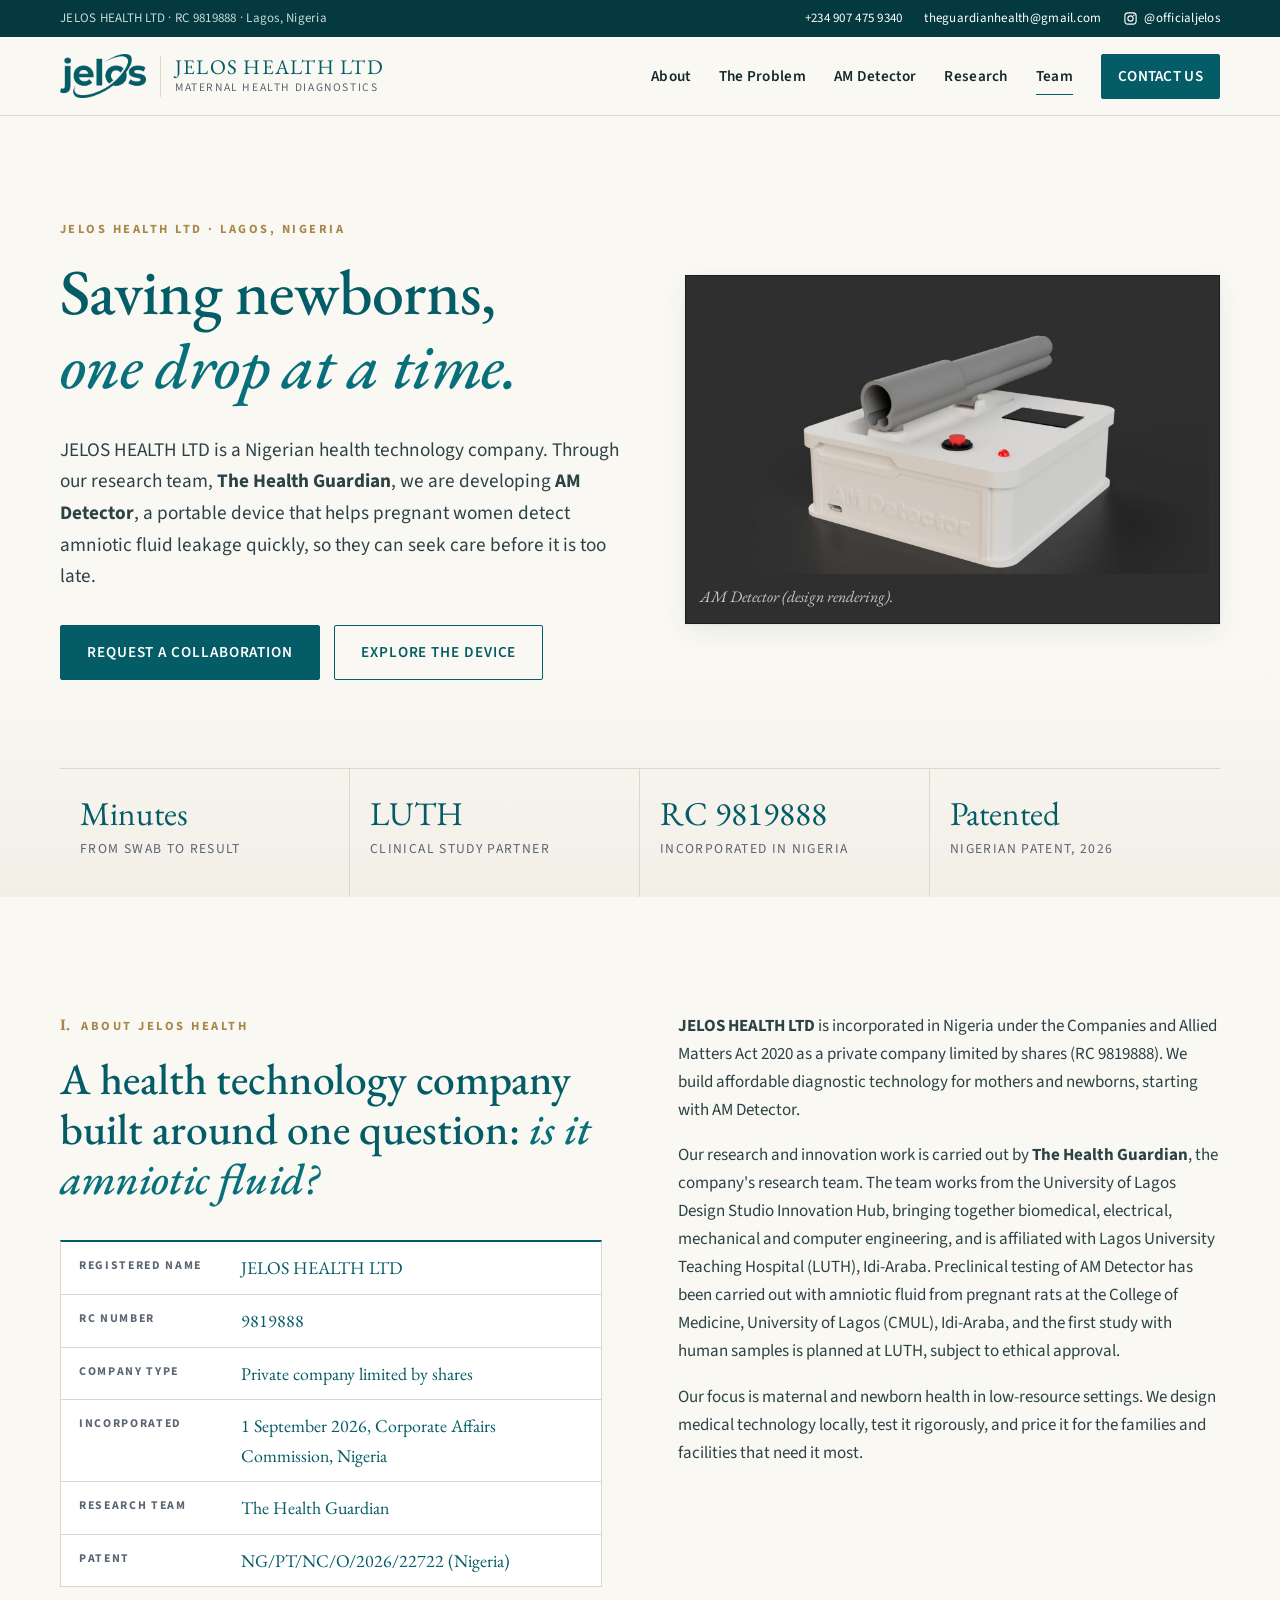
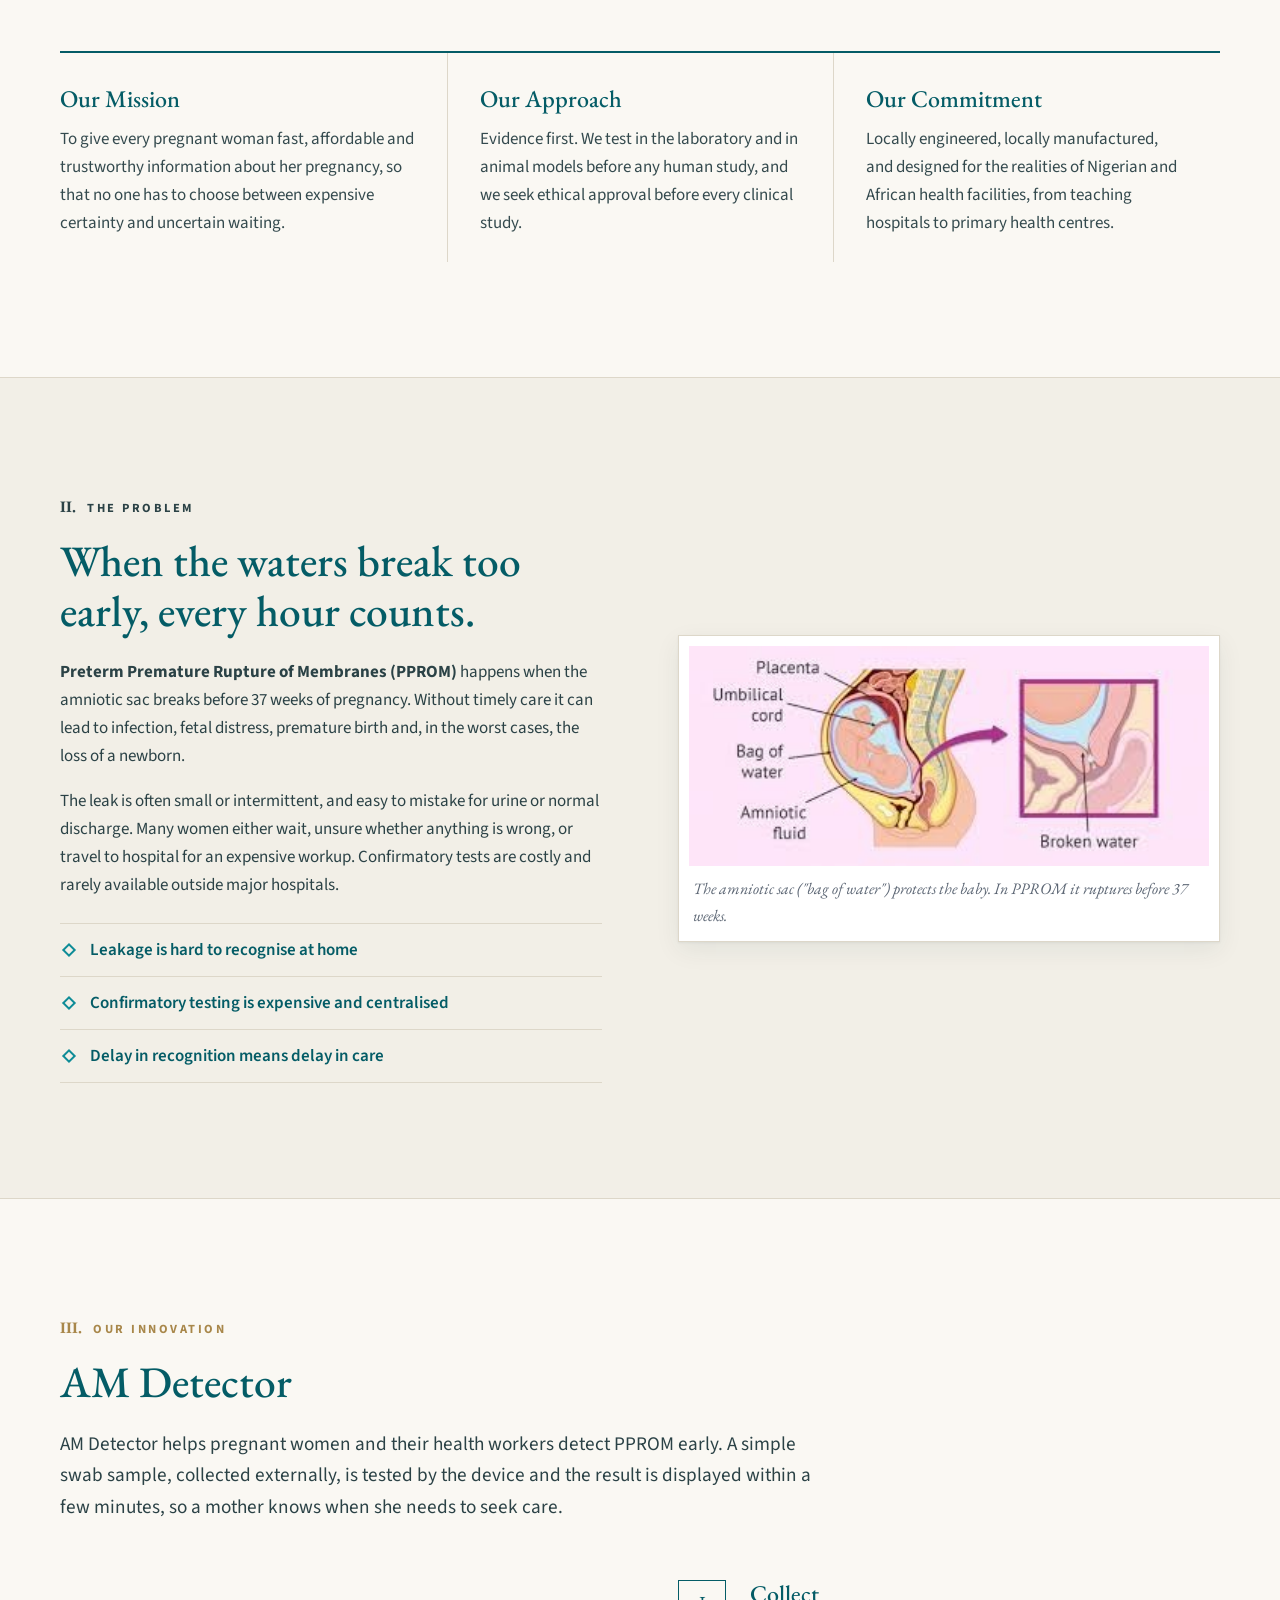
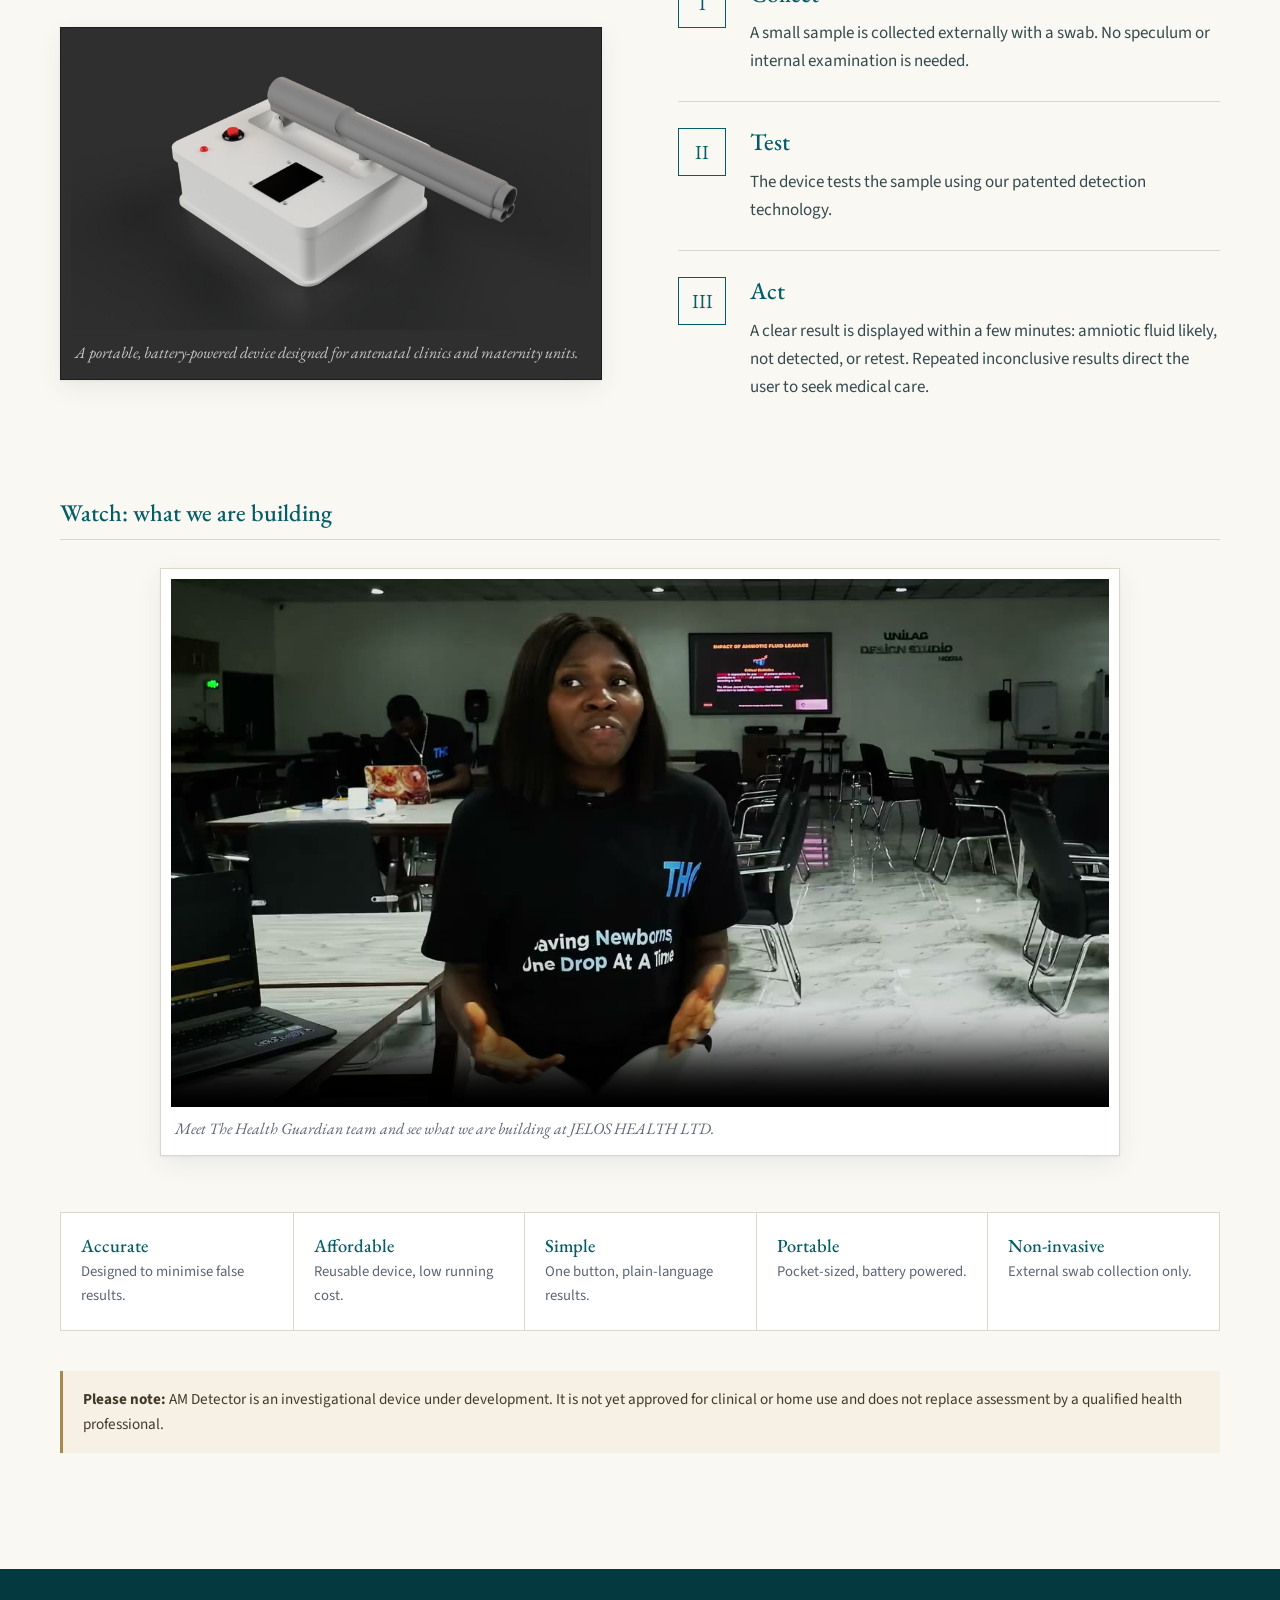
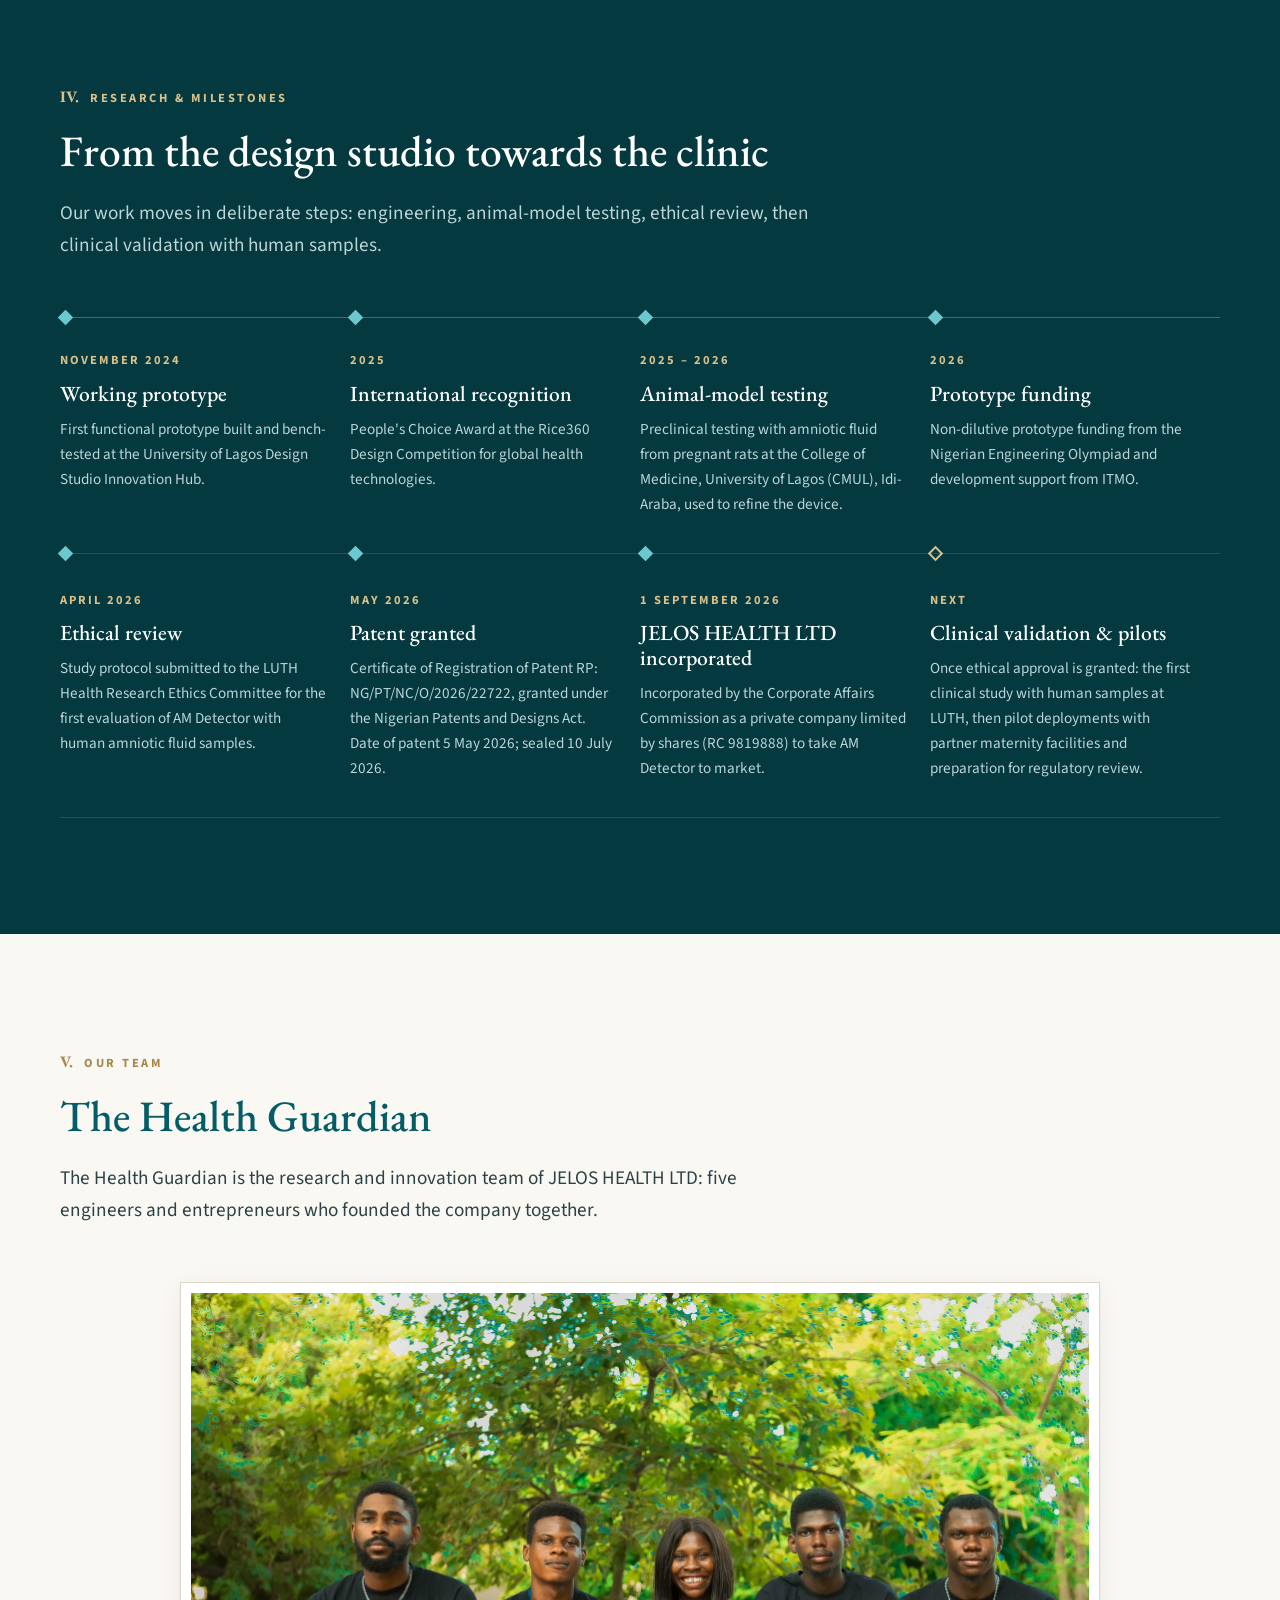
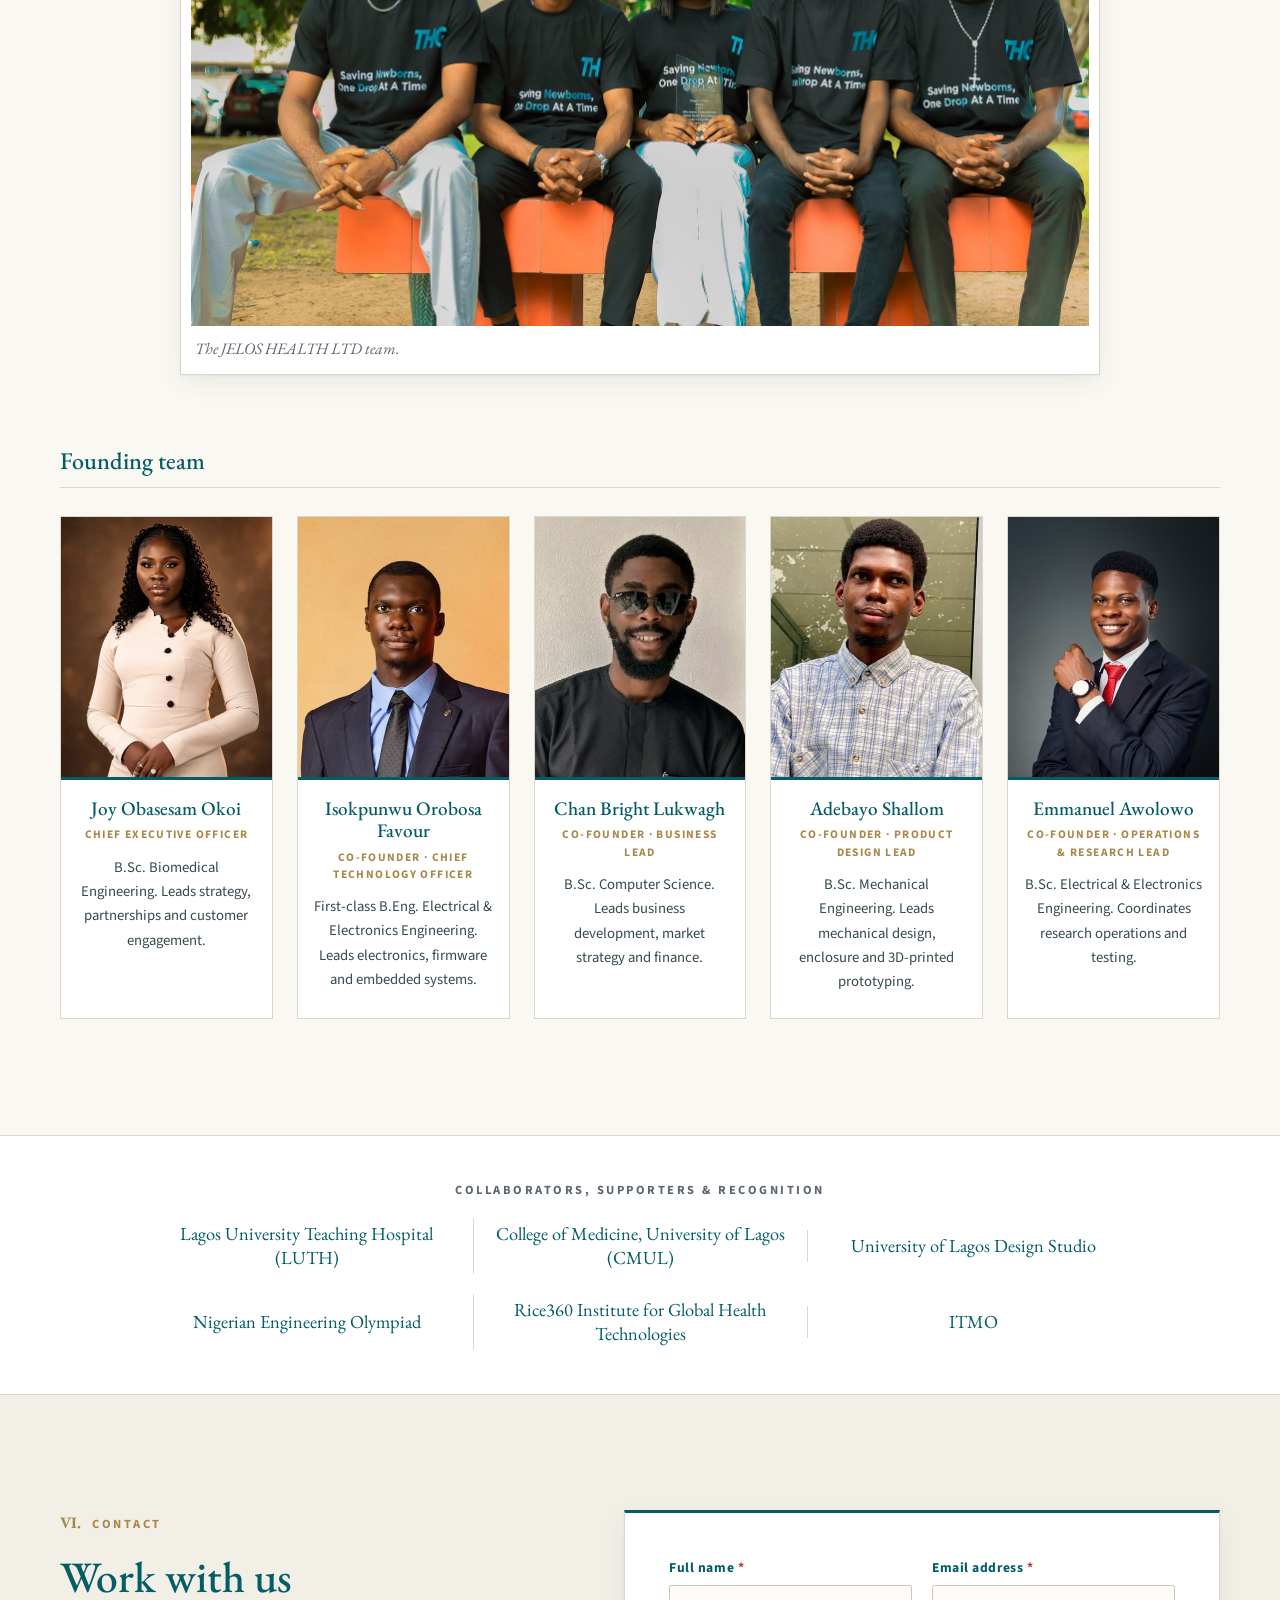
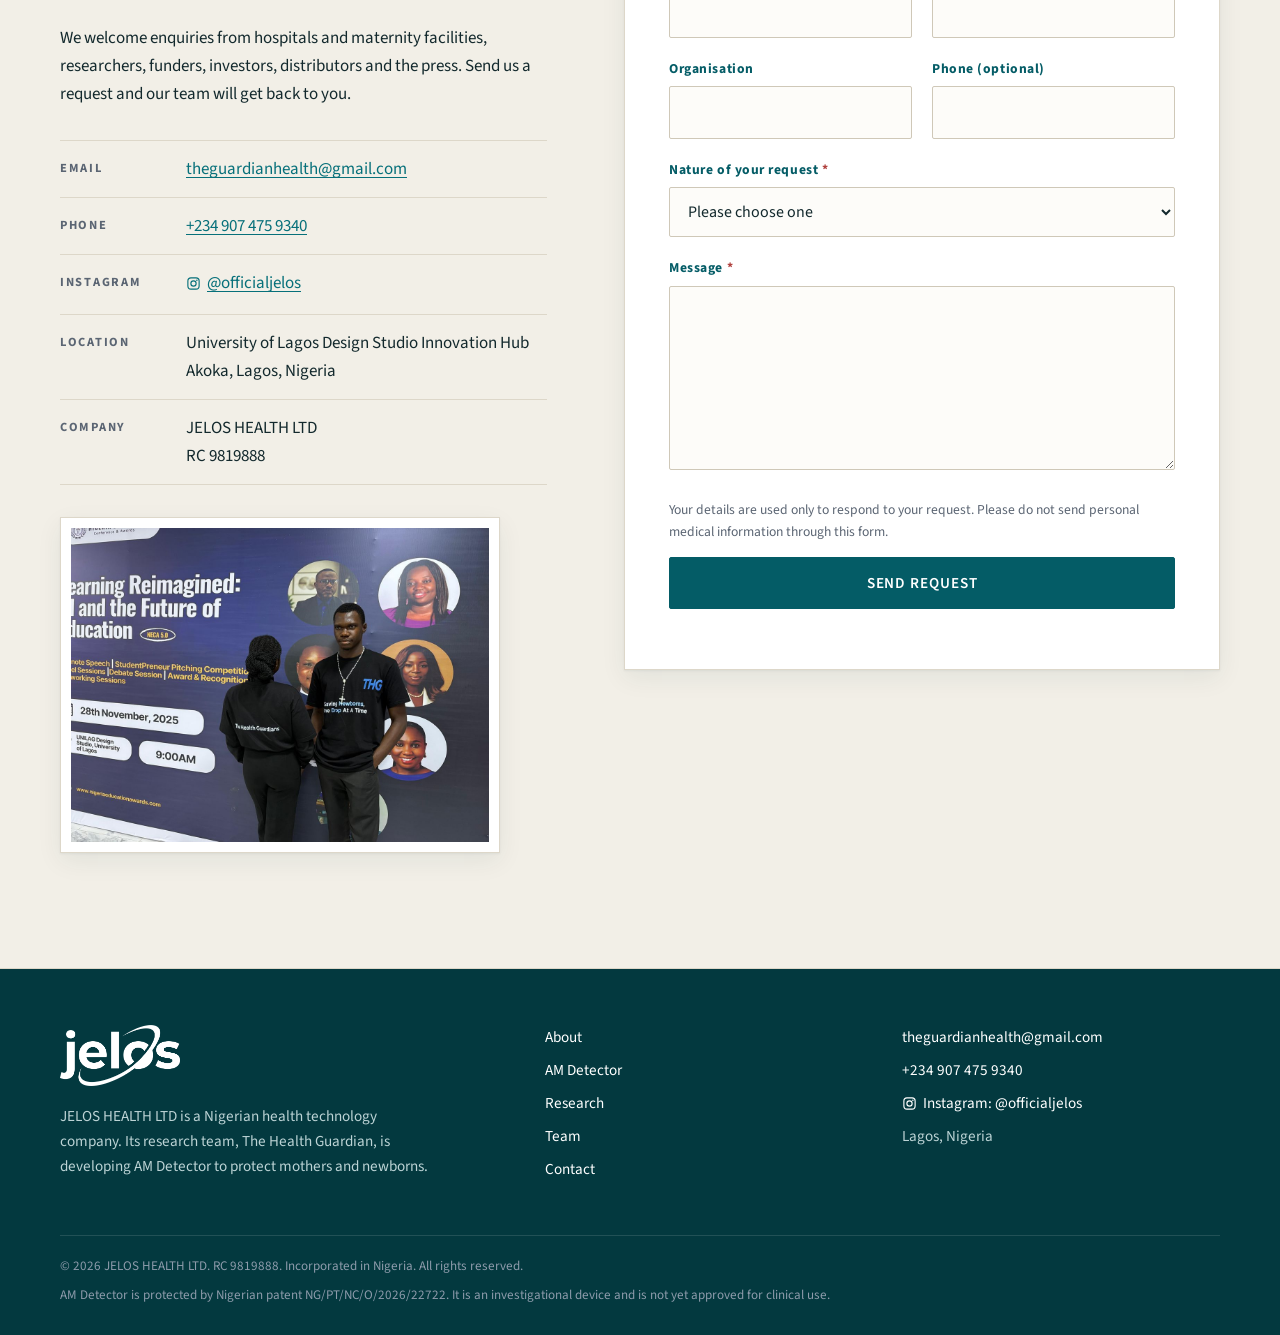
<file: index.html>
<!DOCTYPE html>
<html lang="en">
<head>
  <meta charset="utf-8">
  <meta name="viewport" content="width=device-width, initial-scale=1">
  <title>JELOS HEALTH LTD | AM Detector: Saving newborns, one drop at a time</title>
  <meta name="description" content="JELOS HEALTH LTD (RC 9819888) is a Nigerian health technology company. Its research team, The Health Guardian, is developing AM Detector, a portable device that helps detect PPROM early.">
  <meta name="theme-color" content="#045c66">
  <link rel="icon" type="image/png" href="assets/favicon.png">
  <link rel="apple-touch-icon" href="assets/favicon.png">

  <meta property="og:type" content="website">
  <meta property="og:site_name" content="JELOS HEALTH LTD">
  <meta property="og:title" content="JELOS HEALTH LTD | AM Detector">
  <meta property="og:description" content="A locally engineered, affordable device that helps detect PPROM early. Saving newborns, one drop at a time.">
  <meta property="og:image" content="assets/og-image.jpg">
  <meta name="twitter:card" content="summary_large_image">
  <link rel="me" href="https://www.instagram.com/officialjelos/">

  <link rel="preconnect" href="https://fonts.googleapis.com">
  <link rel="preconnect" href="https://fonts.gstatic.com" crossorigin>
  <link href="https://fonts.googleapis.com/css2?family=EB+Garamond:ital,wght@0,400;0,500;0,600;1,400&family=Source+Sans+3:wght@400;600;700&display=swap" rel="stylesheet">
  <link rel="stylesheet" href="styles.css">
</head>
<body>
  <a class="skip-link" href="#main">Skip to content</a>

  <div class="topbar">
    <div class="container topbar__inner">
      <span>JELOS HEALTH LTD &middot; RC 9819888 &middot; Lagos, Nigeria</span>
      <span class="topbar__links">
        <a href="tel:+2349074759340">+234 907 475 9340</a>
        <a href="mailto:theguardianhealth@gmail.com">theguardianhealth@gmail.com</a>
        <a class="social" href="https://www.instagram.com/officialjelos/" target="_blank" rel="noopener" aria-label="JELOS HEALTH on Instagram"><svg class="icon" viewBox="0 0 24 24" width="15" height="15" aria-hidden="true" focusable="false"><rect x="3" y="3" width="18" height="18" rx="5" fill="none" stroke="currentColor" stroke-width="1.8"/><circle cx="12" cy="12" r="4.2" fill="none" stroke="currentColor" stroke-width="1.8"/><circle cx="17.4" cy="6.6" r="1.2" fill="currentColor"/></svg><span>@officialjelos</span></a>
      </span>
    </div>
  </div>

  <header class="site-header" id="top">
    <div class="container site-header__inner">
      <a class="brand" href="#top" aria-label="JELOS HEALTH LTD, home">
        <img src="assets/logo-jelos.png" alt="" width="86" height="44">
        <span class="brand__text">
          <span class="brand__name">JELOS HEALTH LTD</span>
          <span class="brand__sub">Maternal Health Diagnostics</span>
        </span>
      </a>
      <button class="nav-toggle" aria-expanded="false" aria-controls="site-nav">
        <span class="nav-toggle__bar"></span><span class="nav-toggle__bar"></span><span class="nav-toggle__bar"></span>
        <span class="visually-hidden">Menu</span>
      </button>
      <nav class="site-nav" id="site-nav" aria-label="Main">
        <a href="#about">About</a>
        <a href="#problem">The Problem</a>
        <a href="#am-detector">AM Detector</a>
        <a href="#research">Research</a>
        <a href="#team">Team</a>
        <a class="btn btn--small" href="#contact">Contact Us</a>
      </nav>
    </div>
  </header>

  <main id="main">
    <!-- Hero -->
    <section class="hero">
      <div class="container hero__inner">
        <div class="hero__text">
          <p class="eyebrow">JELOS HEALTH LTD &middot; Lagos, Nigeria</p>
          <h1>Saving newborns, <em>one drop at a time.</em></h1>
          <p class="lead">JELOS HEALTH LTD is a Nigerian health technology company. Through our research team, <strong>The Health Guardian</strong>, we are developing <strong>AM Detector</strong>, a portable device that helps pregnant women detect amniotic fluid leakage quickly, so they can seek care before it is too late.</p>
          <div class="hero__actions">
            <a class="btn" href="#contact">Request a Collaboration</a>
            <a class="btn btn--ghost" href="#am-detector">Explore the Device</a>
          </div>
        </div>
        <figure class="hero__figure plate">
          <img src="assets/device-front.jpg" alt="Design rendering of the AM Detector device" width="1600" height="900">
          <figcaption>AM Detector (design rendering).</figcaption>
        </figure>
      </div>
      <div class="container">
        <dl class="facts">
          <div><dt>Minutes</dt><dd>From swab to result</dd></div>
          <div><dt>LUTH</dt><dd>Clinical study partner</dd></div>
          <div><dt>RC 9819888</dt><dd>Incorporated in Nigeria</dd></div>
          <div><dt>Patented</dt><dd>Nigerian patent, 2026</dd></div>
        </dl>
      </div>
    </section>

    <!-- About -->
    <section class="section" id="about">
      <div class="container two-col">
        <div>
          <p class="eyebrow"><span class="num">I.</span> About JELOS HEALTH</p>
          <h2>A health technology company built around one question: <em>is it amniotic fluid?</em></h2>
          <dl class="registration">
            <div><dt>Registered name</dt><dd>JELOS HEALTH LTD</dd></div>
            <div><dt>RC number</dt><dd>9819888</dd></div>
            <div><dt>Company type</dt><dd>Private company limited by shares</dd></div>
            <div><dt>Incorporated</dt><dd>1 September 2026, Corporate Affairs Commission, Nigeria</dd></div>
            <div><dt>Research team</dt><dd>The Health Guardian</dd></div>
            <div><dt>Patent</dt><dd>NG/PT/NC/O/2026/22722 (Nigeria)</dd></div>
          </dl>
        </div>
        <div class="prose">
          <p><strong>JELOS HEALTH LTD</strong> is incorporated in Nigeria under the Companies and Allied Matters Act 2020 as a private company limited by shares (RC 9819888). We build affordable diagnostic technology for mothers and newborns, starting with AM Detector.</p>
          <p>Our research and innovation work is carried out by <strong>The Health Guardian</strong>, the company's research team. The team works from the University of Lagos Design Studio Innovation Hub, bringing together biomedical, electrical, mechanical and computer engineering, and is affiliated with Lagos University Teaching Hospital (LUTH), Idi-Araba. Preclinical testing of AM Detector has been carried out with amniotic fluid from pregnant rats at the College of Medicine, University of Lagos (CMUL), Idi-Araba, and the first study with human samples is planned at LUTH, subject to ethical approval.</p>
          <p>Our focus is maternal and newborn health in low-resource settings. We design medical technology locally, test it rigorously, and price it for the families and facilities that need it most.</p>
        </div>
      </div>
      <div class="container">
        <div class="pillars">
          <article>
            <h3>Our Mission</h3>
            <p>To give every pregnant woman fast, affordable and trustworthy information about her pregnancy, so that no one has to choose between expensive certainty and uncertain waiting.</p>
          </article>
          <article>
            <h3>Our Approach</h3>
            <p>Evidence first. We test in the laboratory and in animal models before any human study, and we seek ethical approval before every clinical study.</p>
          </article>
          <article>
            <h3>Our Commitment</h3>
            <p>Locally engineered, locally manufactured, and designed for the realities of Nigerian and African health facilities, from teaching hospitals to primary health centres.</p>
          </article>
        </div>
      </div>
    </section>

    <!-- Problem -->
    <section class="section section--tinted" id="problem">
      <div class="container two-col two-col--center">
        <div class="prose">
          <p class="eyebrow"><span class="num">II.</span> The Problem</p>
          <h2>When the waters break too early, every hour counts.</h2>
          <p><strong>Preterm Premature Rupture of Membranes (PPROM)</strong> happens when the amniotic sac breaks before 37 weeks of pregnancy. Without timely care it can lead to infection, fetal distress, premature birth and, in the worst cases, the loss of a newborn.</p>
          <p>The leak is often small or intermittent, and easy to mistake for urine or normal discharge. Many women either wait, unsure whether anything is wrong, or travel to hospital for an expensive workup. Confirmatory tests are costly and rarely available outside major hospitals.</p>
          <ul class="checklist">
            <li>Leakage is hard to recognise at home</li>
            <li>Confirmatory testing is expensive and centralised</li>
            <li>Delay in recognition means delay in care</li>
          </ul>
        </div>
        <figure class="diagram plate plate--light">
          <img src="assets/pprom-diagram.jpg" alt="Diagram of a pregnancy showing the placenta, umbilical cord, bag of water and amniotic fluid, and a close-up of a broken bag of water" width="344" height="146">
          <figcaption>The amniotic sac ("bag of water") protects the baby. In PPROM it ruptures before 37 weeks.</figcaption>
        </figure>
      </div>
    </section>

    <!-- Solution -->
    <section class="section" id="am-detector">
      <div class="container">
        <div class="section-head">
          <p class="eyebrow"><span class="num">III.</span> Our Innovation</p>
          <h2>AM Detector</h2>
          <p class="lead">AM Detector helps pregnant women and their health workers detect PPROM early. A simple swab sample, collected externally, is tested by the device and the result is displayed within a few minutes, so a mother knows when she needs to seek care.</p>
        </div>

        <div class="two-col two-col--center">
          <figure class="plate">
            <img src="assets/device-angle.jpg" alt="AM Detector device shown from the side" width="1600" height="900" loading="lazy">
            <figcaption>A portable, battery-powered device designed for antenatal clinics and maternity units.</figcaption>
          </figure>
          <ol class="steps">
            <li>
              <h3>Collect</h3>
              <p>A small sample is collected externally with a swab. No speculum or internal examination is needed.</p>
            </li>
            <li>
              <h3>Test</h3>
              <p>The device tests the sample using our patented detection technology.</p>
            </li>
            <li>
              <h3>Act</h3>
              <p>A clear result is displayed within a few minutes: amniotic fluid likely, not detected, or retest. Repeated inconclusive results direct the user to seek medical care.</p>
            </li>
          </ol>
        </div>

        <h3 class="subhead">Watch: what we are building</h3>
        <figure class="video plate plate--light">
          <div class="video__frame">
            <video controls preload="none" playsinline poster="assets/video/am-detector-poster.jpg">
              <source src="assets/video/am-detector.mp4" type="video/mp4">
              Your browser cannot play this video. <a href="assets/video/am-detector.mp4">Download the video</a>.
            </video>
          </div>
          <figcaption>Meet The Health Guardian team and see what we are building at JELOS HEALTH LTD.</figcaption>
        </figure>

        <div class="principles">
          <div><h4>Accurate</h4><p>Designed to minimise false results.</p></div>
          <div><h4>Affordable</h4><p>Reusable device, low running cost.</p></div>
          <div><h4>Simple</h4><p>One button, plain-language results.</p></div>
          <div><h4>Portable</h4><p>Pocket-sized, battery powered.</p></div>
          <div><h4>Non-invasive</h4><p>External swab collection only.</p></div>
        </div>

        <p class="notice"><strong>Please note:</strong> AM Detector is an investigational device under development. It is not yet approved for clinical or home use and does not replace assessment by a qualified health professional.</p>
      </div>
    </section>

    <!-- Research -->
    <section class="section section--brand" id="research">
      <div class="container">
        <div class="section-head section-head--light">
          <p class="eyebrow"><span class="num">IV.</span> Research &amp; Milestones</p>
          <h2>From the design studio towards the clinic</h2>
          <p class="lead">Our work moves in deliberate steps: engineering, animal-model testing, ethical review, then clinical validation with human samples.</p>
        </div>
        <ol class="timeline">
          <li>
            <span class="timeline__date">November 2024</span>
            <h3>Working prototype</h3>
            <p>First functional prototype built and bench-tested at the University of Lagos Design Studio Innovation Hub.</p>
          </li>
          <li>
            <span class="timeline__date">2025</span>
            <h3>International recognition</h3>
            <p>People's Choice Award at the Rice360 Design Competition for global health technologies.</p>
          </li>
          <li>
            <span class="timeline__date">2025 &ndash; 2026</span>
            <h3>Animal-model testing</h3>
            <p>Preclinical testing with amniotic fluid from pregnant rats at the College of Medicine, University of Lagos (CMUL), Idi-Araba, used to refine the device.</p>
          </li>
          <li>
            <span class="timeline__date">2026</span>
            <h3>Prototype funding</h3>
            <p>Non-dilutive prototype funding from the Nigerian Engineering Olympiad and development support from ITMO.</p>
          </li>
          <li>
            <span class="timeline__date">April 2026</span>
            <h3>Ethical review</h3>
            <p>Study protocol submitted to the LUTH Health Research Ethics Committee for the first evaluation of AM Detector with human amniotic fluid samples.</p>
          </li>
          <li>
            <span class="timeline__date">May 2026</span>
            <h3>Patent granted</h3>
            <p>Certificate of Registration of Patent RP: NG/PT/NC/O/2026/22722, granted under the Nigerian Patents and Designs Act. Date of patent 5 May 2026; sealed 10 July 2026.</p>
          </li>
          <li>
            <span class="timeline__date">1 September 2026</span>
            <h3>JELOS HEALTH LTD incorporated</h3>
            <p>Incorporated by the Corporate Affairs Commission as a private company limited by shares (RC 9819888) to take AM Detector to market.</p>
          </li>
          <li class="timeline__next">
            <span class="timeline__date">Next</span>
            <h3>Clinical validation &amp; pilots</h3>
            <p>Once ethical approval is granted: the first clinical study with human samples at LUTH, then pilot deployments with partner maternity facilities and preparation for regulatory review.</p>
          </li>
        </ol>
      </div>
    </section>

    <!-- Team -->
    <section class="section" id="team">
      <div class="container">
        <div class="section-head">
          <p class="eyebrow"><span class="num">V.</span> Our Team</p>
          <h2>The Health Guardian</h2>
          <p class="lead">The Health Guardian is the research and innovation team of JELOS HEALTH LTD: five engineers and entrepreneurs who founded the company together.</p>
        </div>

        <figure class="team-photo plate plate--light">
          <img src="assets/team.jpg" alt="The five members of the JELOS HEALTH LTD team seated together outdoors in matching team shirts" width="1800" height="1268" loading="lazy">
          <figcaption>The JELOS HEALTH LTD team.</figcaption>
        </figure>

        <h3 class="subhead">Founding team</h3>
        <div class="people">
          <article class="person">
            <img class="person__photo" src="assets/team/joy-okoi.jpg" alt="Portrait of Joy Obasesam Okoi" width="400" height="500" loading="lazy">
            <h4>Joy Obasesam Okoi</h4>
            <p class="person__role">Chief Executive Officer</p>
            <p>B.Sc. Biomedical Engineering. Leads strategy, partnerships and customer engagement.</p>
          </article>
          <article class="person">
            <img class="person__photo" src="assets/team/orobosa-isokpunwu.jpg" alt="Portrait of Isokpunwu Orobosa Favour" width="400" height="500" loading="lazy">
            <h4>Isokpunwu Orobosa Favour</h4>
            <p class="person__role">Co-founder &middot; Chief Technology Officer</p>
            <p>First-class B.Eng. Electrical &amp; Electronics Engineering. Leads electronics, firmware and embedded systems.</p>
          </article>
          <article class="person">
            <img class="person__photo" src="assets/team/chan-lukwagh.jpg" alt="Portrait of Chan Bright Lukwagh" width="400" height="500" loading="lazy">
            <h4>Chan Bright Lukwagh</h4>
            <p class="person__role">Co-founder &middot; Business Lead</p>
            <p>B.Sc. Computer Science. Leads business development, market strategy and finance.</p>
          </article>
          <article class="person">
            <img class="person__photo" src="assets/team/adebayo-shallom.jpg" alt="Portrait of Adebayo Shallom" width="400" height="500" loading="lazy">
            <h4>Adebayo Shallom</h4>
            <p class="person__role">Co-founder &middot; Product Design Lead</p>
            <p>B.Sc. Mechanical Engineering. Leads mechanical design, enclosure and 3D-printed prototyping.</p>
          </article>
          <article class="person">
            <img class="person__photo" src="assets/team/emmanuel-awolowo.jpg" alt="Portrait of Emmanuel Awolowo" width="400" height="500" loading="lazy">
            <h4>Emmanuel Awolowo</h4>
            <p class="person__role">Co-founder &middot; Operations &amp; Research Lead</p>
            <p>B.Sc. Electrical &amp; Electronics Engineering. Coordinates research operations and testing.</p>
          </article>
        </div>
      </div>
    </section>

    <!-- Support -->
    <section class="support" aria-label="Collaborators, supporters and recognition">
      <div class="container">
        <p class="support__label">Collaborators, supporters &amp; recognition</p>
        <ul class="support__list">
          <li>Lagos University Teaching Hospital (LUTH)</li>
          <li>College of Medicine, University of Lagos (CMUL)</li>
          <li>University of Lagos Design Studio</li>
          <li>Nigerian Engineering Olympiad</li>
          <li>Rice360 Institute for Global Health Technologies</li>
          <li>ITMO</li>
        </ul>
      </div>
    </section>

    <!-- Contact -->
    <section class="section section--tinted" id="contact">
      <div class="container contact">
        <div class="contact__intro">
          <p class="eyebrow"><span class="num">VI.</span> Contact</p>
          <h2>Work with us</h2>
          <p>We welcome enquiries from hospitals and maternity facilities, researchers, funders, investors, distributors and the press. Send us a request and our team will get back to you.</p>
          <dl class="contact__details">
            <div>
              <dt>Email</dt>
              <dd><a href="mailto:theguardianhealth@gmail.com">theguardianhealth@gmail.com</a></dd>
            </div>
            <div>
              <dt>Phone</dt>
              <dd><a href="tel:+2349074759340">+234 907 475 9340</a></dd>
            </div>
            <div>
              <dt>Instagram</dt>
              <dd><a class="social" href="https://www.instagram.com/officialjelos/" target="_blank" rel="noopener"><svg class="icon" viewBox="0 0 24 24" width="15" height="15" aria-hidden="true" focusable="false"><rect x="3" y="3" width="18" height="18" rx="5" fill="none" stroke="currentColor" stroke-width="1.8"/><circle cx="12" cy="12" r="4.2" fill="none" stroke="currentColor" stroke-width="1.8"/><circle cx="17.4" cy="6.6" r="1.2" fill="currentColor"/></svg><span>@officialjelos</span></a></dd>
            </div>
            <div>
              <dt>Location</dt>
              <dd>University of Lagos Design Studio Innovation Hub<br>Akoka, Lagos, Nigeria</dd>
            </div>
            <div>
              <dt>Company</dt>
              <dd>JELOS HEALTH LTD<br>RC 9819888</dd>
            </div>
          </dl>
          <figure class="plate plate--light contact__photo">
            <img src="assets/team-event.jpg" alt="Two members of The Health Guardian team at a University of Lagos event" width="1200" height="900" loading="lazy">
          </figure>
        </div>

        <form class="form" id="contact-form" action="https://formsubmit.co/theguardianhealth@gmail.com" method="POST" novalidate>
          <input type="hidden" name="_subject" value="New request from the JELOS HEALTH LTD website">
          <input type="hidden" name="_template" value="table">
          <input type="hidden" name="_next" value="">
          <input type="text" name="_honey" class="visually-hidden" tabindex="-1" autocomplete="off" aria-hidden="true">

          <div class="form__row">
            <div class="field">
              <label for="name">Full name <span aria-hidden="true">*</span></label>
              <input id="name" name="name" type="text" autocomplete="name" required>
            </div>
            <div class="field">
              <label for="email">Email address <span aria-hidden="true">*</span></label>
              <input id="email" name="email" type="email" autocomplete="email" required>
            </div>
          </div>
          <div class="form__row">
            <div class="field">
              <label for="organisation">Organisation</label>
              <input id="organisation" name="organisation" type="text" autocomplete="organization">
            </div>
            <div class="field">
              <label for="phone">Phone (optional)</label>
              <input id="phone" name="phone" type="tel" autocomplete="tel">
            </div>
          </div>
          <div class="field">
            <label for="request_type">Nature of your request <span aria-hidden="true">*</span></label>
            <select id="request_type" name="request_type" required>
              <option value="" selected disabled>Please choose one</option>
              <option>Clinical or research collaboration</option>
              <option>Pilot at a hospital or maternity facility</option>
              <option>Funding, grant or investment</option>
              <option>Distribution or partnership</option>
              <option>Media or speaking request</option>
              <option>General enquiry</option>
            </select>
          </div>
          <div class="field">
            <label for="message">Message <span aria-hidden="true">*</span></label>
            <textarea id="message" name="message" rows="6" required></textarea>
          </div>
          <p class="form__fineprint">Your details are used only to respond to your request. Please do not send personal medical information through this form.</p>
          <button class="btn btn--block" type="submit">Send Request</button>
          <p class="form__status" id="form-status" role="status" aria-live="polite"></p>
        </form>
      </div>
    </section>
  </main>

  <footer class="site-footer">
    <div class="container site-footer__inner">
      <div class="site-footer__brand">
        <img src="assets/logo-jelos-white.png" alt="JELOS HEALTH LTD" width="120" height="61">
        <p>JELOS HEALTH LTD is a Nigerian health technology company. Its research team, The Health Guardian, is developing AM Detector to protect mothers and newborns.</p>
      </div>
      <nav class="site-footer__nav" aria-label="Footer">
        <a href="#about">About</a>
        <a href="#am-detector">AM Detector</a>
        <a href="#research">Research</a>
        <a href="#team">Team</a>
        <a href="#contact">Contact</a>
      </nav>
      <div class="site-footer__contact">
        <a href="mailto:theguardianhealth@gmail.com">theguardianhealth@gmail.com</a>
        <a href="tel:+2349074759340">+234 907 475 9340</a>
        <a class="social" href="https://www.instagram.com/officialjelos/" target="_blank" rel="noopener"><svg class="icon" viewBox="0 0 24 24" width="15" height="15" aria-hidden="true" focusable="false"><rect x="3" y="3" width="18" height="18" rx="5" fill="none" stroke="currentColor" stroke-width="1.8"/><circle cx="12" cy="12" r="4.2" fill="none" stroke="currentColor" stroke-width="1.8"/><circle cx="17.4" cy="6.6" r="1.2" fill="currentColor"/></svg><span>Instagram: @officialjelos</span></a>
        <span>Lagos, Nigeria</span>
      </div>
    </div>
    <div class="container site-footer__legal">
      <span>&copy; <span id="year">2026</span> JELOS HEALTH LTD. RC 9819888. Incorporated in Nigeria. All rights reserved.</span>
      <span>AM Detector is protected by Nigerian patent NG/PT/NC/O/2026/22722. It is an investigational device and is not yet approved for clinical use.</span>
    </div>
  </footer>

  <script src="main.js" defer></script>
</body>
</html>
</file>
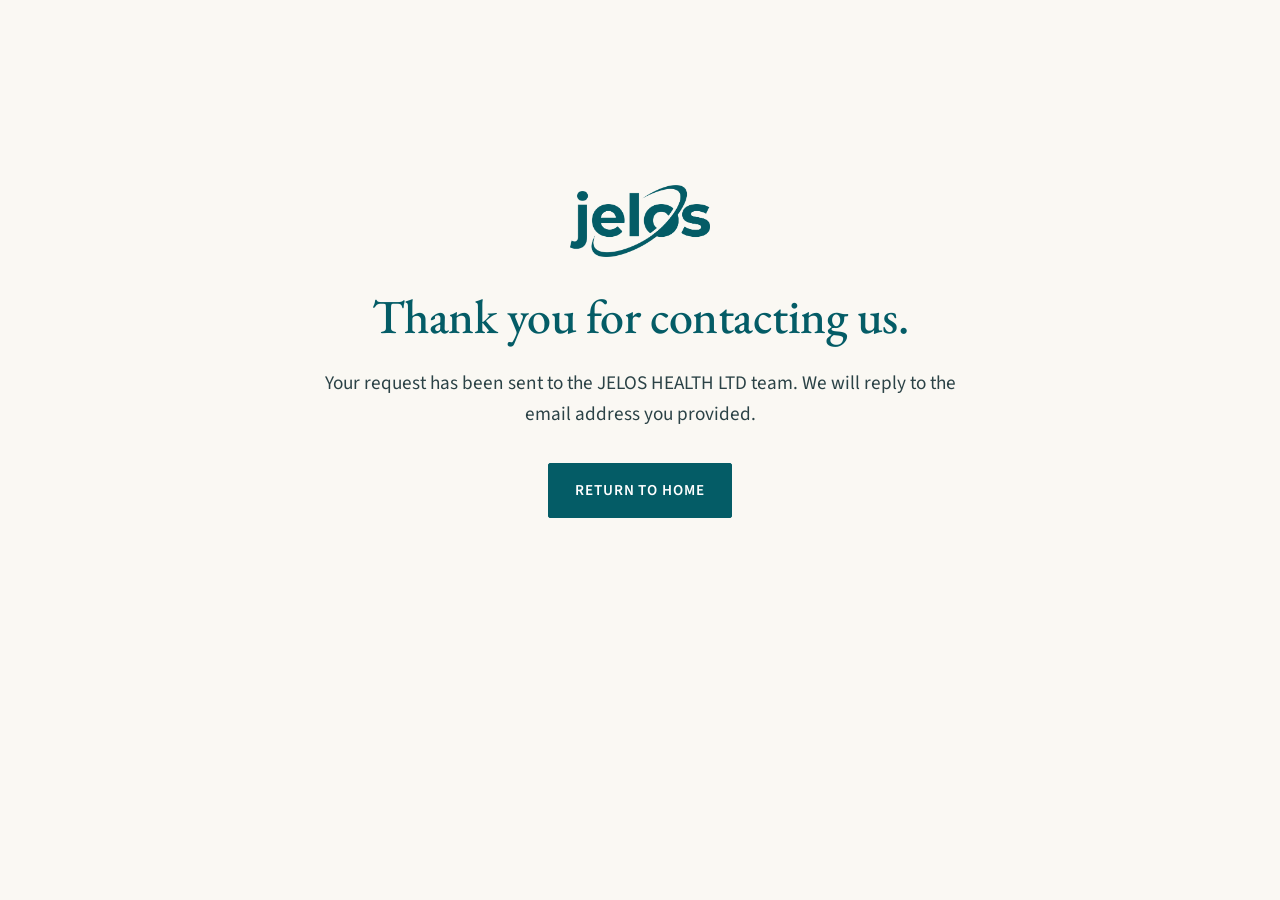
<file: thank-you.html>
<!DOCTYPE html>
<html lang="en">
<head>
  <meta charset="utf-8">
  <meta name="viewport" content="width=device-width, initial-scale=1">
  <title>Thank you | JELOS HEALTH LTD</title>
  <meta name="robots" content="noindex">
  <link rel="icon" type="image/png" href="/assets/favicon.png">
  <link rel="preconnect" href="https://fonts.googleapis.com">
  <link rel="preconnect" href="https://fonts.gstatic.com" crossorigin>
  <link href="https://fonts.googleapis.com/css2?family=EB+Garamond:ital,wght@0,400;0,500;0,600;1,400&family=Source+Sans+3:wght@400;600;700&display=swap" rel="stylesheet">
  <link rel="stylesheet" href="/styles.css">
</head>
<body>
  <main class="section" style="min-height:80vh;display:grid;place-items:center;text-align:center">
    <div class="container" style="max-width:640px">
      <img src="/assets/logo-jelos.png" alt="JELOS HEALTH LTD" width="140" height="72" style="margin:0 auto 32px">
      <h1 style="font-size:clamp(2rem,4vw,3rem)">Thank you for contacting us.</h1>
      <p class="lead">Your request has been sent to the JELOS HEALTH LTD team. We will reply to the email address you provided.</p>
      <p style="margin-top:32px"><a class="btn" href="/">Return to Home</a></p>
    </div>
  </main>
</body>
</html>
</file>
<file: styles.css>
/* JELOS HEALTH LTD: classic, professional theme (teal from the official JELOS logo) */
:root {
  --ink: #13292d;
  --brand: #045c66;         /* JELOS logo teal */
  --brand-deep: #03393f;
  --accent: #0e8c97;
  --accent-dark: #07707a;
  --accent-light: #6cc8cf;
  --ivory: #faf8f3;
  --paper: #ffffff;
  --tint: #f2efe7;
  --rule: #ddd7c9;
  --muted: #5b6573;
  --gold: #a8874a;
  --serif: "EB Garamond", Georgia, "Times New Roman", serif;
  --sans: "Source Sans 3", "Segoe UI", Helvetica, Arial, sans-serif;
  --radius: 2px;
  --shadow: 0 1px 2px rgba(3, 57, 63, .06), 0 8px 24px rgba(3, 57, 63, .07);
}

*, *::before, *::after { box-sizing: border-box; }
html { scroll-behavior: smooth; scroll-padding-top: 96px; }
body {
  margin: 0;
  font-family: var(--sans);
  font-size: 1.0625rem;
  line-height: 1.65;
  color: var(--ink);
  background: var(--ivory);
  -webkit-font-smoothing: antialiased;
}
img { max-width: 100%; height: auto; display: block; }
a { color: var(--accent-dark); text-decoration-thickness: 1px; text-underline-offset: 3px; }
a:hover { color: var(--brand); }
h1, h2, h3, h4 { font-family: var(--serif); font-weight: 500; color: var(--brand); line-height: 1.15; margin: 0 0 .5em; }
h1 { font-size: clamp(2.6rem, 5vw, 4rem); letter-spacing: -.01em; }
h2 { font-size: clamp(2rem, 3.4vw, 2.75rem); }
h3 { font-size: 1.5rem; }
h4 { font-size: 1.25rem; }
h1 em, h2 em { color: var(--accent-dark); font-style: italic; }
p { margin: 0 0 1em; }

.container { width: min(1160px, 100% - 48px); margin-inline: auto; }
.visually-hidden { position: absolute !important; width: 1px; height: 1px; overflow: hidden; clip: rect(0 0 0 0); white-space: nowrap; }
.skip-link { position: absolute; left: -999px; top: 8px; background: var(--brand); color: #fff; padding: 8px 14px; z-index: 100; }
.skip-link:focus { left: 8px; }
:focus-visible { outline: 2px solid var(--accent); outline-offset: 3px; }

.social { display: inline-flex; align-items: center; gap: 6px; }
.icon { flex: none; }

/* Top bar & header */
.topbar { background: var(--brand-deep); color: #c6dadc; font-size: .8125rem; letter-spacing: .02em; }
.topbar__inner { display: flex; justify-content: space-between; gap: 16px; padding: 8px 0; }
.topbar a { color: #fff; text-decoration: none; }
.topbar__links { display: flex; gap: 22px; }
.topbar a:hover { text-decoration: underline; color: #fff; }

.site-header { position: sticky; top: 0; z-index: 50; background: rgba(250, 248, 243, .97); border-bottom: 1px solid var(--rule); transition: box-shadow .2s; }
.site-header.is-scrolled { box-shadow: 0 4px 18px rgba(3, 57, 63, .08); }
.site-header__inner { display: flex; align-items: center; justify-content: space-between; min-height: 78px; gap: 24px; }
.brand { display: flex; align-items: center; gap: 14px; text-decoration: none; }
.brand img { height: 44px; width: auto; }
.brand__text { display: flex; flex-direction: column; border-left: 1px solid var(--rule); padding-left: 14px; }
.brand__name { font-family: var(--serif); font-size: 1.3rem; letter-spacing: .06em; color: var(--brand); line-height: 1.1; }
.brand__sub { font-size: .72rem; letter-spacing: .14em; text-transform: uppercase; color: var(--muted); }

.site-nav { display: flex; align-items: center; gap: 28px; }
.site-nav a { color: var(--ink); text-decoration: none; font-size: .95rem; font-weight: 600; letter-spacing: .02em; position: relative; }
.site-nav a:not(.btn)::after { content: ""; position: absolute; left: 0; right: 0; bottom: -6px; height: 1px; background: var(--brand); transform: scaleX(0); transition: transform .2s; }
.site-nav a:not(.btn):hover::after, .site-nav a.is-active::after { transform: scaleX(1); }
.nav-toggle { display: none; background: none; border: 1px solid var(--rule); padding: 10px 9px; cursor: pointer; }
.nav-toggle__bar { display: block; width: 22px; height: 2px; background: var(--brand); margin: 4px 0; }

/* Buttons */
.btn {
  display: inline-block; font-family: var(--sans); font-weight: 600; font-size: .95rem; letter-spacing: .06em; text-transform: uppercase;
  color: #fff !important; background: var(--brand); border: 1px solid var(--brand); border-radius: var(--radius);
  padding: 14px 26px; text-decoration: none; cursor: pointer; transition: background .2s, color .2s, border-color .2s;
}
.btn:hover { background: var(--accent-dark); border-color: var(--accent-dark); }
.btn--ghost { background: transparent; color: var(--brand) !important; }
.btn--ghost:hover { background: var(--brand); color: #fff !important; border-color: var(--brand); }
.btn--small { padding: 9px 16px; font-size: .8rem; }
.btn--block { width: 100%; }
.btn[disabled] { opacity: .6; cursor: progress; }

/* Shared */
.eyebrow { font-size: .78rem; font-weight: 700; letter-spacing: .2em; text-transform: uppercase; color: var(--gold); margin-bottom: 1rem; }
.eyebrow .num { font-family: var(--serif); font-size: 1rem; letter-spacing: 0; margin-right: 6px; }
.lead { font-size: 1.2rem; color: #2b4246; }
.section { padding: clamp(72px, 9vw, 120px) 0; }
.section--tinted { background: var(--tint); border-block: 1px solid var(--rule); }
.section-head { max-width: 760px; margin-bottom: 56px; }
.subhead { margin: 72px 0 28px; padding-bottom: 12px; border-bottom: 1px solid var(--rule); }
.two-col { display: grid; grid-template-columns: 1fr 1fr; gap: clamp(32px, 6vw, 80px); align-items: start; }
.two-col--center { align-items: center; }
.prose p { color: #2b4246; }

.plate { margin: 0; background: #2f2f2f; padding: 10px; border: 1px solid #1d1d1d; box-shadow: var(--shadow); }
.plate--light { background: var(--paper); border-color: var(--rule); }
.plate figcaption { font-size: .85rem; color: #c7c7c7; padding: 10px 4px 2px; font-style: italic; font-family: var(--serif); font-size: 1rem; }
.plate--light figcaption { color: var(--muted); }

/* Hero */
.hero { padding: clamp(56px, 8vw, 104px) 0 0; background: linear-gradient(180deg, var(--ivory) 0%, var(--ivory) 70%, var(--tint) 100%); }
.hero__inner { display: grid; grid-template-columns: 1.05fr 1fr; gap: clamp(32px, 5vw, 72px); align-items: center; }
.hero h1 em { display: block; }
.hero__actions { display: flex; flex-wrap: wrap; gap: 14px; margin-top: 32px; }
.facts { display: grid; grid-template-columns: repeat(4, 1fr); margin: clamp(56px, 7vw, 88px) 0 0; border-top: 1px solid var(--rule); }
.facts > div { padding: 28px 20px 36px; border-right: 1px solid var(--rule); }
.facts > div:last-child { border-right: 0; }
.facts dt { font-family: var(--serif); font-size: clamp(1.6rem, 2.6vw, 2.4rem); white-space: nowrap; color: var(--brand); line-height: 1; }
.facts dd { margin: 8px 0 0; font-size: .85rem; letter-spacing: .1em; text-transform: uppercase; color: var(--muted); }

/* About */
.pillars { display: grid; grid-template-columns: repeat(3, 1fr); gap: 0; margin-top: 64px; border-top: 2px solid var(--brand); }
.pillars article { padding: 32px 32px 8px 0; }
.pillars article + article { padding-left: 32px; border-left: 1px solid var(--rule); }
.pillars p { color: #344a4e; }

.registration { margin: 36px 0 0; border-top: 2px solid var(--brand); background: var(--paper); border-inline: 1px solid var(--rule); border-bottom: 1px solid var(--rule); }
.registration > div { display: grid; grid-template-columns: 150px 1fr; gap: 12px; padding: 11px 18px; border-bottom: 1px solid var(--rule); }
.registration > div:last-child { border-bottom: 0; }
.registration dt { font-size: .74rem; font-weight: 700; letter-spacing: .14em; text-transform: uppercase; color: var(--muted); padding-top: 3px; }
.registration dd { margin: 0; font-family: var(--serif); font-size: 1.12rem; color: var(--brand); }

/* Problem */
.checklist { list-style: none; padding: 0; margin: 24px 0 0; border-top: 1px solid var(--rule); }
.checklist li { padding: 12px 0 12px 30px; border-bottom: 1px solid var(--rule); position: relative; font-weight: 600; color: var(--brand); }
.checklist li::before { content: ""; position: absolute; left: 4px; top: 50%; width: 10px; height: 10px; border: 2px solid var(--accent); transform: translateY(-50%) rotate(45deg); }
.diagram img { width: 100%; image-rendering: auto; }

/* Solution */
.steps { list-style: none; counter-reset: step; padding: 0; margin: 0; }
.steps li { counter-increment: step; position: relative; padding: 0 0 26px 72px; }
.steps li + li { padding-top: 26px; border-top: 1px solid var(--rule); }
.steps li::before {
  content: counter(step, upper-roman); position: absolute; left: 0; top: 0;
  width: 48px; height: 48px; display: grid; place-items: center; border: 1px solid var(--brand);
  font-family: var(--serif); font-size: 1.25rem; color: var(--brand);
}
.steps li + li::before { top: 26px; }
.steps p { margin: 0; color: #344a4e; }


.principles { display: grid; grid-template-columns: repeat(5, 1fr); margin-top: 56px; border: 1px solid var(--rule); background: var(--paper); }
.principles > div { padding: 22px 20px; }
.principles > div + div { border-left: 1px solid var(--rule); }
.principles h4 { font-size: 1.15rem; margin-bottom: 4px; }
.principles p { margin: 0; font-size: .92rem; color: var(--muted); }

.notice { margin: 40px 0 0; padding: 16px 20px; border-left: 3px solid var(--gold); background: #f6f1e4; font-size: .95rem; color: #43392a; }

.video { max-width: 960px; margin: 0 auto; }
.video__frame { position: relative; aspect-ratio: 16 / 9; background: #111; }
.video__frame video { position: absolute; inset: 0; width: 100%; height: 100%; background: #000; object-fit: contain; }

/* Research (deep teal) */
.section--brand { background: var(--brand-deep); color: #d3e4e5; }
.section-head--light h2 { color: #fff; }
.section-head--light .lead { color: #bcd5d7; }
.section--brand .eyebrow { color: #d9bf8a; }
.timeline { list-style: none; margin: 0; padding: 0; display: grid; grid-template-columns: repeat(4, 1fr); gap: 0; border-top: 1px solid rgba(255, 255, 255, .25); }
.timeline li { position: relative; padding: 32px 24px 36px 0; border-bottom: 1px solid rgba(255, 255, 255, .12); }
.timeline li::before { content: ""; position: absolute; top: -6px; left: 0; width: 11px; height: 11px; background: var(--accent-light); transform: rotate(45deg); }
.timeline li:nth-child(n+5) { padding-top: 36px; }
.timeline h3 { color: #fff; font-size: 1.35rem; }
.timeline p { margin: 0; font-size: .95rem; color: #bcd5d7; }
.timeline__date { display: block; font-size: .78rem; font-weight: 700; letter-spacing: .16em; text-transform: uppercase; color: #d9bf8a; margin-bottom: 10px; }
.timeline__next::before { background: transparent !important; border: 2px solid #d9bf8a; }

/* Team */
.team-photo { max-width: 920px; margin: 0 auto; }
.people { display: grid; grid-template-columns: repeat(5, 1fr); gap: 24px; }
.person { background: var(--paper); border: 1px solid var(--rule); padding: 0 0 24px; text-align: center; overflow: hidden; }
.person__photo { width: 100%; aspect-ratio: 4 / 5; object-fit: cover; border-bottom: 3px solid var(--brand); margin-bottom: 18px; background: var(--tint); }
.person h4, .person p { padding-inline: 16px; }
.person h4 { font-size: 1.2rem; margin-bottom: 6px; }
.person__role { font-size: .72rem; line-height: 1.5; font-weight: 700; letter-spacing: .12em; text-transform: uppercase; color: var(--gold); margin-bottom: 12px; }
.person p:last-child { font-size: .92rem; color: #344a4e; margin: 0; }

/* Support strip */
.support { padding: 44px 0; background: var(--paper); border-top: 1px solid var(--rule); }
.support__label { text-align: center; font-size: .78rem; font-weight: 700; letter-spacing: .2em; text-transform: uppercase; color: var(--muted); margin-bottom: 18px; }
.support__list { list-style: none; margin: 0 auto; padding: 0; max-width: 1000px; display: grid; grid-template-columns: repeat(3, 1fr); align-items: center; row-gap: 20px; }
.support__list li:nth-child(3n+1) { border-left: 0; }
.support__list li { font-family: var(--serif); font-size: 1.15rem; line-height: 1.3; color: var(--brand); padding: 4px 18px; text-align: center; }
.support__list li + li { border-left: 1px solid var(--rule); }

/* Contact */
.contact { display: grid; grid-template-columns: .9fr 1.1fr; gap: clamp(32px, 6vw, 80px); align-items: start; }
.contact__details { margin: 32px 0; border-top: 1px solid var(--rule); }
.contact__details > div { display: grid; grid-template-columns: 110px 1fr; gap: 16px; padding: 14px 0; border-bottom: 1px solid var(--rule); }
.contact__details dt { font-size: .78rem; font-weight: 700; letter-spacing: .14em; text-transform: uppercase; color: var(--muted); padding-top: 3px; }
.contact__details dd { margin: 0; }
.contact__photo { max-width: 440px; }

.form { background: var(--paper); border: 1px solid var(--rule); border-top: 3px solid var(--brand); padding: clamp(24px, 4vw, 44px); box-shadow: var(--shadow); }
.form__row { display: grid; grid-template-columns: 1fr 1fr; gap: 20px; }
.field { margin-bottom: 20px; }
.field label { display: block; font-size: .85rem; font-weight: 700; letter-spacing: .04em; color: var(--brand); margin-bottom: 6px; }
.field label span { color: #b0413e; }
.field input, .field select, .field textarea {
  width: 100%; font: inherit; font-size: 1rem; color: var(--ink); background: #fdfcf9;
  border: 1px solid #cfc8b8; border-radius: var(--radius); padding: 12px 14px; transition: border-color .15s, box-shadow .15s;
}
.field textarea { resize: vertical; min-height: 140px; }
.field input:focus, .field select:focus, .field textarea:focus { outline: none; border-color: var(--accent); box-shadow: 0 0 0 3px rgba(14, 140, 151, .2); }
.field.has-error input, .field.has-error select, .field.has-error textarea { border-color: #b0413e; }
.field__error { display: block; font-size: .82rem; color: #b0413e; margin-top: 4px; }
.form__fineprint { font-size: .85rem; color: var(--muted); }
.form__status { margin: 16px 0 0; font-size: .98rem; }
.form__status.is-success { padding: 14px 16px; background: #edf6ee; border-left: 3px solid #3f8a4f; color: #23502d; }
.form__status.is-error { padding: 14px 16px; background: #fbefee; border-left: 3px solid #b0413e; color: #6d2523; }

/* Footer */
.site-footer { background: var(--brand-deep); color: #bcd3d5; font-size: .95rem; }
.site-footer__inner { display: grid; grid-template-columns: 1.4fr 1fr 1fr; gap: 40px; padding: 56px 0 40px; }
.site-footer__brand img { width: 120px; height: auto; margin-bottom: 18px; }
.site-footer__brand p { max-width: 380px; }
.site-footer__nav { display: flex; flex-direction: column; gap: 8px; }
.site-footer a { color: #fff; text-decoration: none; }
.site-footer a:hover { text-decoration: underline; color: #fff; }
.site-footer__contact { display: flex; flex-direction: column; gap: 8px; }
.site-footer__legal { display: flex; justify-content: space-between; flex-wrap: wrap; gap: 8px 24px; padding: 20px 0 28px; border-top: 1px solid rgba(255, 255, 255, .12); font-size: .82rem; color: #8d9bab; }

/* Responsive */
@media (max-width: 1080px) {
  .people { grid-template-columns: repeat(3, 1fr); }
  .principles { grid-template-columns: repeat(3, 1fr); }
  .principles > div:nth-child(4) { border-left: 0; }
  .principles > div:nth-child(n+4) { border-top: 1px solid var(--rule); }
  .timeline { grid-template-columns: repeat(2, 1fr); }
  .timeline li:nth-child(n+3) { padding-top: 36px; }
}
@media (max-width: 900px) {
  .nav-toggle { display: block; }
  .site-nav {
    position: absolute; left: 0; right: 0; top: 100%; flex-direction: column; align-items: stretch; gap: 0;
    background: var(--ivory); border-bottom: 1px solid var(--rule); padding: 8px 24px 20px; display: none;
  }
  .site-nav.is-open { display: flex; }
  .site-nav a { padding: 14px 0; border-bottom: 1px solid var(--rule); }
  .site-nav a::after { display: none; }
  .site-nav .btn { margin-top: 16px; text-align: center; border-bottom: 0; }
  .hero__inner, .two-col, .contact { grid-template-columns: 1fr; }
  .facts { grid-template-columns: repeat(2, 1fr); }
  .facts > div:nth-child(2) { border-right: 0; }
  .facts > div:nth-child(n+3) { border-top: 1px solid var(--rule); }
  .pillars { grid-template-columns: 1fr; }
  .pillars article + article { padding-left: 0; border-left: 0; border-top: 1px solid var(--rule); }
  .site-footer__inner { grid-template-columns: 1fr; }
  .diagram { max-width: 520px; }
}
@media (max-width: 640px) {
  body { font-size: 1rem; }
  .topbar__inner > span:first-child { display: none; }
  .topbar__links { gap: 14px; font-size: .78rem; }
  .topbar .social span { display: none; }
  .topbar__inner { justify-content: center; }
  .brand__sub { display: none; }
  .brand img { height: 36px; }
  .brand__name { font-size: 1.05rem; }
  .principles, .timeline, .form__row, .support__list { grid-template-columns: 1fr; }
  .people { grid-template-columns: repeat(2, 1fr); gap: 14px; }
  .person:last-child:nth-child(odd) { grid-column: 1 / -1; justify-self: center; width: calc(50% - 7px); }
  .person h4, .person p { padding-inline: 10px; }
  .registration > div { grid-template-columns: 1fr; gap: 0; }
  .principles > div + div { border-left: 0; border-top: 1px solid var(--rule); }
  .timeline li { padding-top: 32px !important; }
  .support__list li + li { border-left: 0; border-top: 1px solid var(--rule); }
  .support__list li { padding: 10px 0; }
  .contact__details > div { grid-template-columns: 1fr; gap: 2px; }
}
@media (prefers-reduced-motion: reduce) {
  html { scroll-behavior: auto; }
  * { transition: none !important; }
}
</file>
